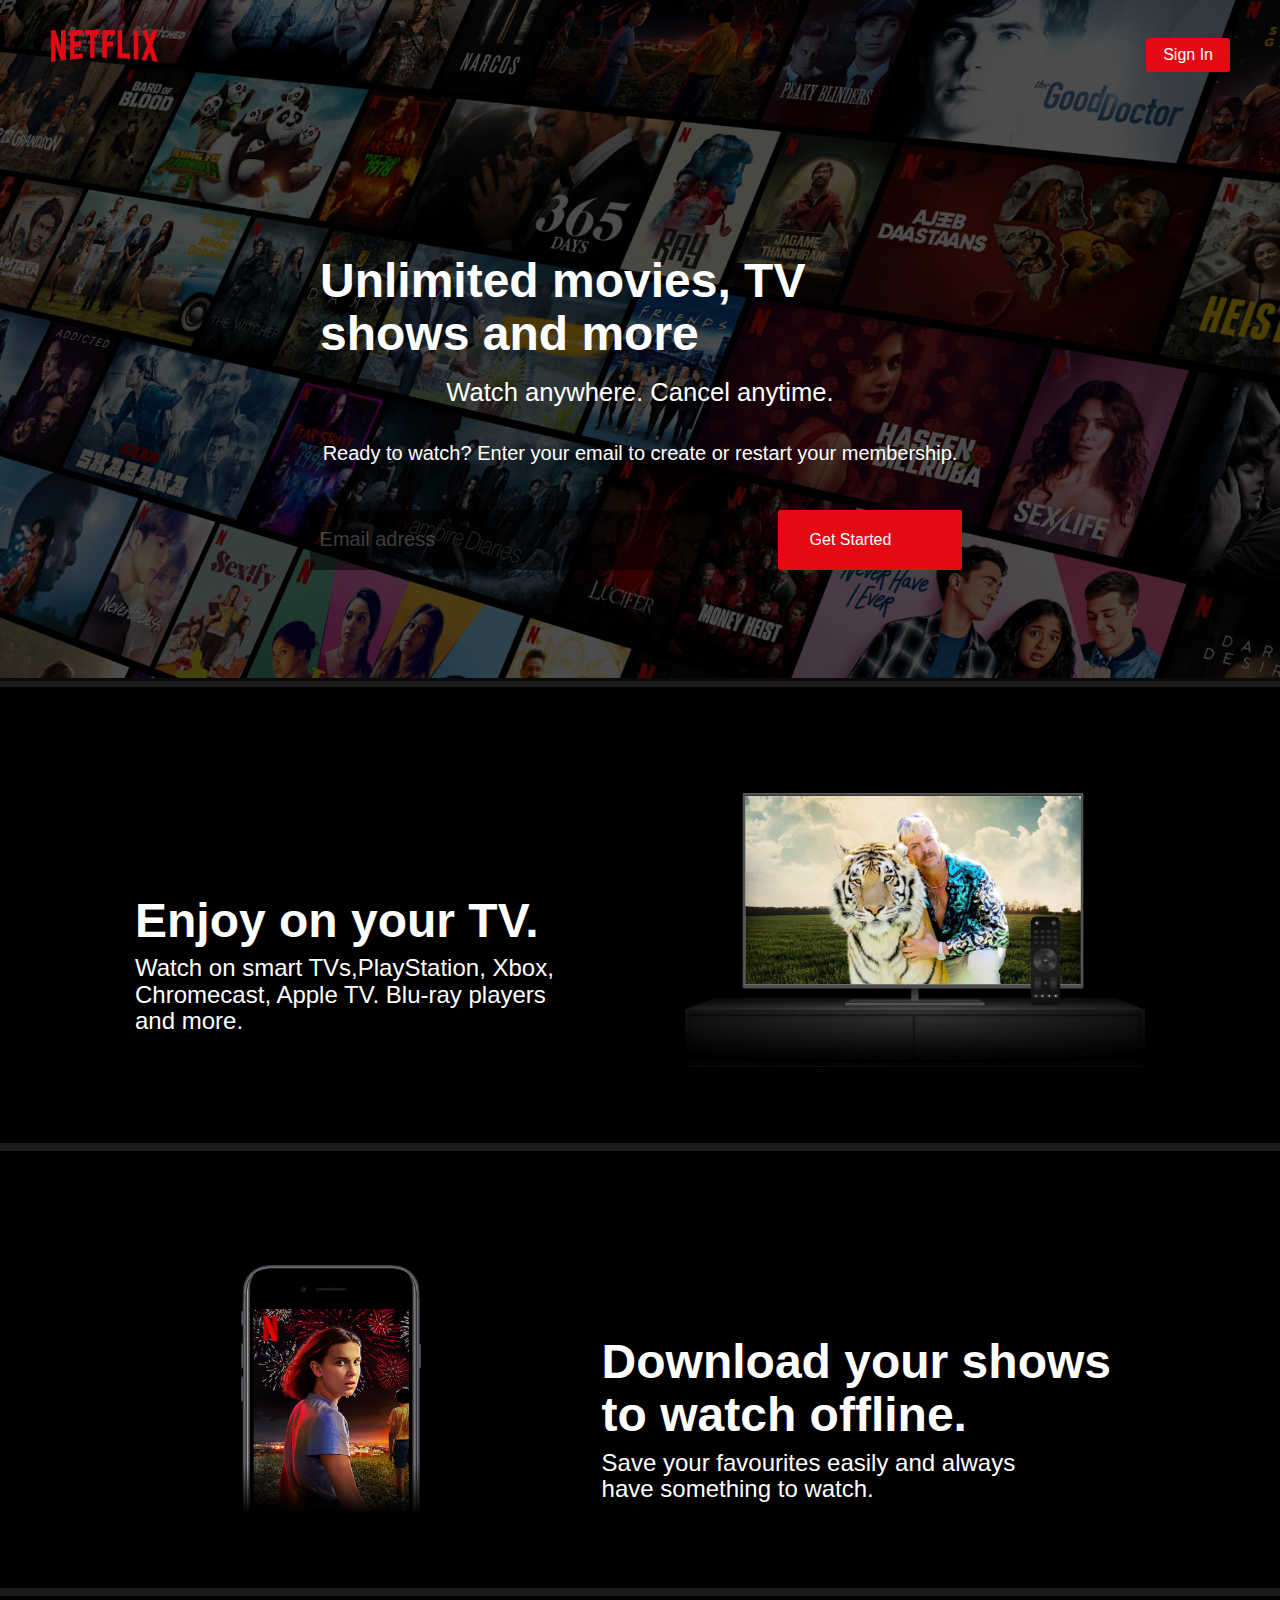
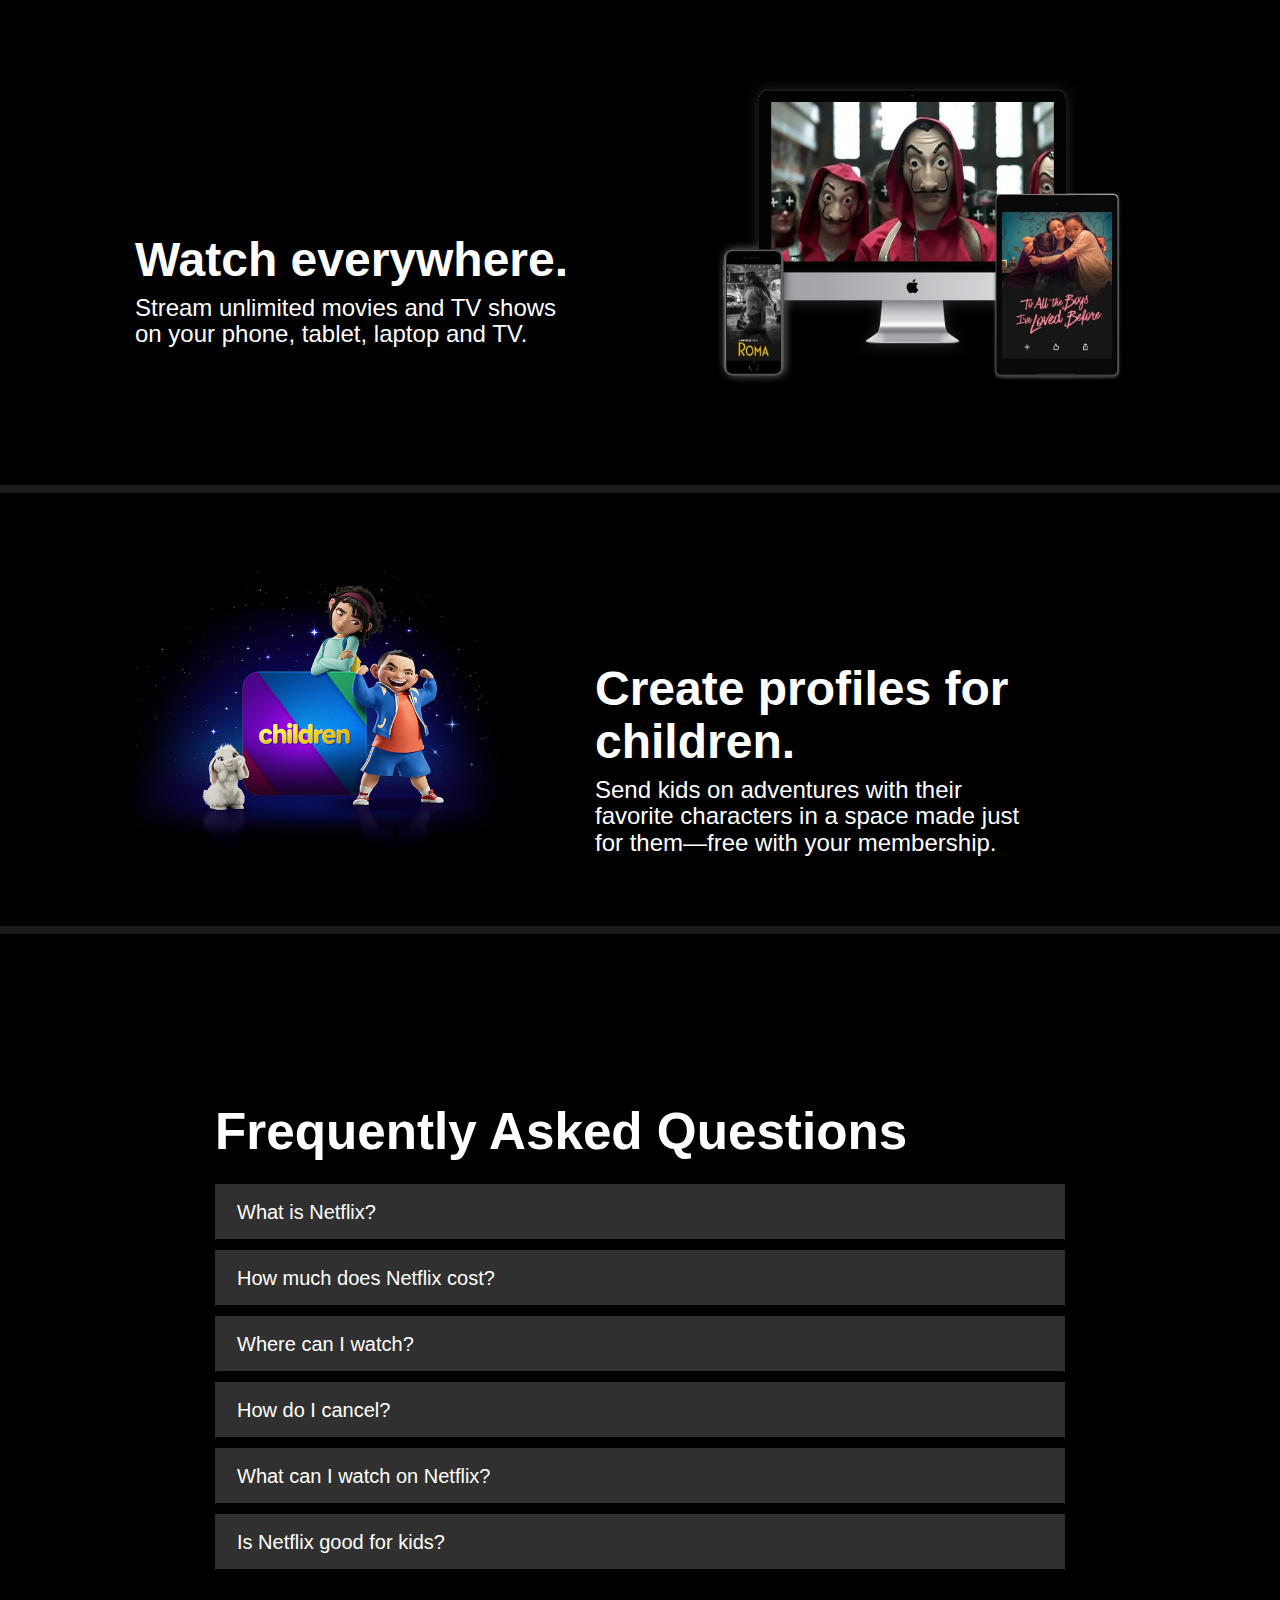
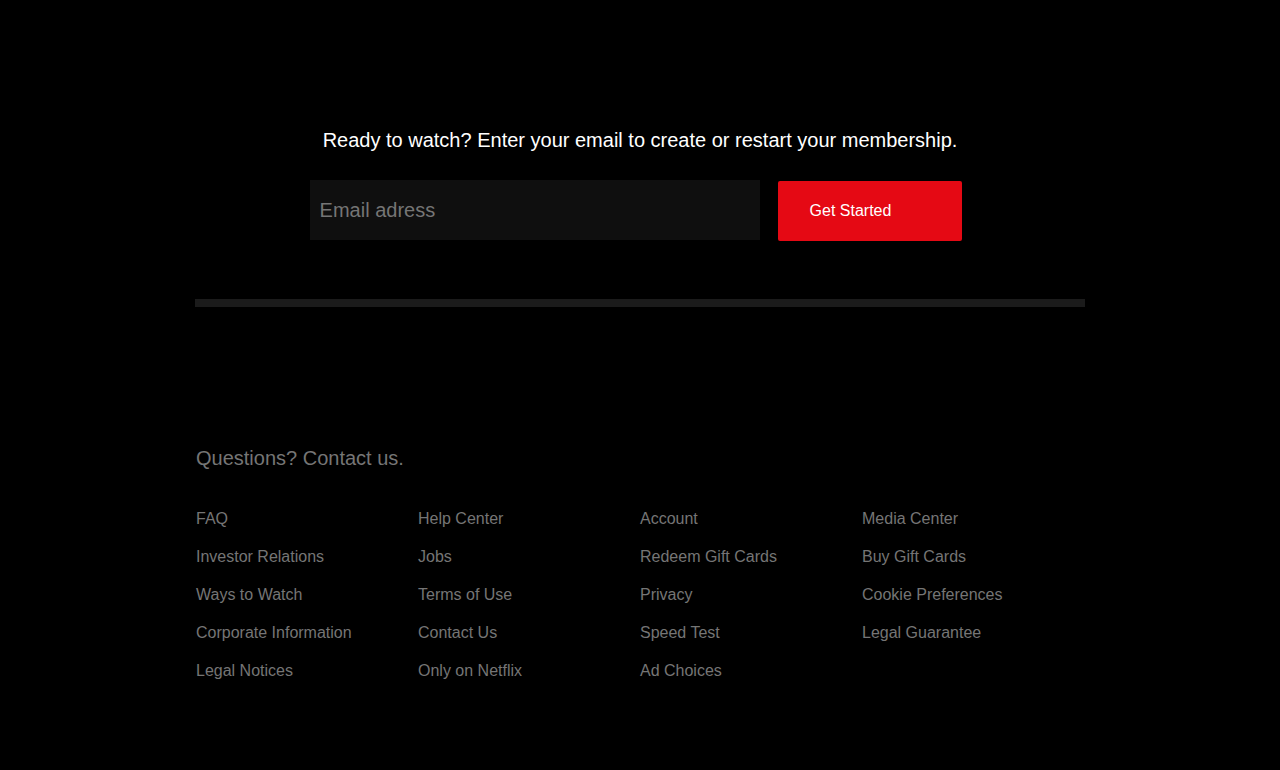
<file: index.html>
<!DOCTYPE html>
<html lang="en">
<head>
    <meta charset="UTF-8">
    <meta name="viewport" content="width=device-width, initial-scale=1.0">
    <link rel="stylesheet" href="style.css">
    <title>Netflix Clone</title>
    <link
    rel="stylesheet"
    href="https://pro.fontawesome.com/releases/v5.10.0/css/all.css"
    integrity="sha384-AYmEC3Yw5cVb3ZcuHtOA93w35dYTsvhLPVnYs9eStHfGJvOvKxVfELGroGkvsg+p"
    crossorigin="anonymous"
    />
</head>
<body>
    <!-- HEADER -->
    <header class="showcase">
        <div class="showcase-top">
            <img src="./img/main/logo.png" alt="Netflix">
            <a href="signIn.html" class="btn btn-signIn">Sign In</a>
        </div>
        <div class="showcase-content">
            <h1 class="showcase-content-h1">
                Unlimited movies, TV shows and more
            </h1>
            <h2 class="showcase-content-h2">Watch anywhere. Cancel anytime.
            </h2>
            <h3 class="showcase-content-h3">Ready to watch? Enter your email to create or restart your membership.</h3>
        </div>
        <div class="input_id">
            <input type="email" class="input-email" placeholder="Email adress">
            <a href="#" class="btn btn-getStarted">Get Started <i class="fas fa-chevron-right btn-icon"></i></a>
        </div>
    </header>
    <!-- CARDS  -->
    <div class="main">
        <div class="full-story-card">
            <div class="story-card story-card-one">
                <div class="story-card-text">
                    <h1 class="story-card-text-title">Enjoy on your TV.</h1>
                    <h2 class="story-card-text-subtitle">Watch on smart TVs,PlayStation, Xbox, Chromecast, Apple TV. Blu-ray players and more.</h2>
                </div>
                <div class="story-card-animation">
                    <img class="story-card-img-tv" src="./img/main/home-tv.jpg" alt="">
                </div>
            </div>
        </div>
        <div class="full-story-card">
            <div class="story-card story-card-two">
                <div class="story-card-animation">
                    <img class="" src="./img/main/mobile-0819.jpg" alt="">
                </div>
                <div class="story-card-text">
                    <h1 class="story-card-text-title">Download your shows to watch offline.</h1>
                    <h2 class="story-card-text-subtitle">Save your favourites easily and always have something to watch.</h2>
                </div>  
            </div>
        </div>
        <div class="full-story-card">
            <div class="story-card story-card-three">
                <div class="story-card-text">
                    <h1 class="story-card-text-title">Watch everywhere.</h1>
                    <h2 class="story-card-text-subtitle">Stream unlimited movies and TV shows on your phone, tablet, laptop and TV.</h2>
                </div>
                <div class="story-card-animation">
                    <img class="story-card-img-tv" src="./img/main/home-imac.jpg" alt="">
                </div>
            </div>
        </div>
        <div class="full-story-card">
            <div class="story-card story-card-two">
                <div class="story-card-animation">
                    <img class="" src="./img/main/children-netflix.png" alt="">
                </div>
                <div class="story-card-text">
                    <h1 class="story-card-text-title">Create profiles for children.</h1>
                    <h2 class="story-card-text-subtitle">Send kids on adventures with their favorite characters in a space made just for them—free with your membership.</h2>
                </div>  
            </div>
        </div>

        <div class="full-story-card faq-card">
            <div class="story-card-text">
                <h1 class="faq-title">Frequently Asked Questions</h1>
                <ul class="faq-list">
                    <li class="faq-list-item">
                        <button class="faq-question">
                            What is Netflix?
                            <i class="far fa-plus"></i>
                        </button>
                        <div class="faq-answer">
                            <p>Netflix is a streaming service that offers a wide variety of award-winning TV shows, movies, anime, documentaries, and more on thousands of internet-connected devices.
                            <br> <br>
                            You can watch as much as you want, whenever you want without a single commercial – all for one low monthly price. There's always something new to discover and new TV shows and movies are added every week!</p>
                        </div>
                    </li>
                    <li class="faq-list-item">
                        <button class="faq-question">
                            How much does Netflix cost?
                            <i class="far fa-plus"></i>
                        </button>
                        <div class="faq-answer">
                            <p>Watch Netflix on your smartphone, tablet, Smart TV, laptop, or streaming device, all for one fixed monthly fee. Plans range from 29 zł to 60 zł a month. No extra costs, no contracts.</p>
                        </div>
                    </li>
                    <li class="faq-list-item">
                        <button class="faq-question">
                            Where can I watch?
                            <i class="far fa-plus"></i>
                        </button>
                        <div class="faq-answer">
                            <p>Watch anywhere, anytime. Sign in with your Netflix account to watch instantly on the web at netflix.com from your personal computer or on any internet-connected device that offers the Netflix app, including smart TVs, smartphones, tablets, streaming media players and game consoles.
                            <br> <br>
                            You can also download your favorite shows with the iOS, Android, or Windows 10 app. Use downloads to watch while you're on the go and without an internet connection. Take Netflix with you anywhere.</p>
                        </div>
                    </li>
                    <li class="faq-list-item">
                        <button class="faq-question">
                            How do I cancel?
                            <i class="far fa-plus"></i>
                        </button>
                        <div class="faq-answer">
                            <p>Netflix is flexible. There are no pesky contracts and no commitments. You can easily cancel your account online in two clicks. There are no cancellation fees – start or stop your account anytime.</p>
                        </div>
                    </li>
                    <li class="faq-list-item">
                        <button class="faq-question">
                            What can I watch on Netflix?
                            <i class="far fa-plus"></i>
                        </button>
                        <div class="faq-answer">
                            <p>Netflix has an extensive library of feature films, documentaries, TV shows, anime, award-winning Netflix originals, and more. Watch as much as you want, anytime you want.</p>
                        </div>
                    </li>
                    <li class="faq-list-item">
                        <button class="faq-question">
                            Is Netflix good for kids?
                            <i class="far fa-plus"></i>
                        </button>
                        <div class="faq-answer">
                            <p>The Netflix Kids experience is included in your membership to give parents control while kids enjoy family-friendly TV shows and movies in their own space.
                            <br> <br>
                            Kids profiles come with PIN-protected parental controls that let you restrict the maturity rating of content kids can watch and block specific titles you don’t want kids to see.</p>
                        </div>
                    </li>
                </ul>
            </div>
        </div>
    </div>

    <div class="lower-h3">
        <h3 class="showcase-content-h3">
            Ready to watch? Enter your email to create or restart your membership.
        </h3>

        <div class="input_id2">
            <input type="email" class="input input-email2"   placeholder="Email adress">
            <a href="#" class="btn btn-getStarted">Get Started <i class="fas fa-chevron-right btn-icon"></i></a>
        </div>
    </div>
    <!-- FOOTER  -->
    <footer class="footer">
        <a href="#" class="footer-title">Questions? Contact us.</a>
        <div class="footer-row">
            <div class="footer-column">
                <a href="https://help.netflix.com/tr/node/412" class="footer-link">FAQ</a>
                <a href="https://ir.netflix.net/ir-overview/profile/default.aspx" class="footer-link">Investor Relations</a>
                <a href="https://devices.netflix.com/tr/" class="footer-link">Ways to Watch</a>
                <a href="https://help.netflix.com/legal/corpinfo" class="footer-link">Corporate Information</a>
                <a href="https://help.netflix.com/legal/notices" class="footer-link">Legal Notices</a>
            </div>
            <div class="footer-column">
                <a href="https://help.netflix.com/tr/" class="footer-link">Help Center</a>
                <a href="https://jobs.netflix.com" class="footer-link">Jobs</a>
                <a href="https://help.netflix.com/legal/termsofuse" class="footer-link">Terms of Use</a>
                <a href="https://help.netflix.com/tr/contactus" class="footer-link">Contact Us</a>
                <a href="https://www.netflix.com/pl-en/browse/genre/839338" class="footer-link">Only on Netflix</a>
            </div>
            <div class="footer-column">
                <a href="https://www.netflix.com/pl-en/login?nextpage=https%3A%2F%2Fwww.netflix.com%2Fyouraccount" class="footer-link">Account</a>
                <a href="https://www.netflix.com/pl-en/redeem" class="footer-link">Redeem Gift Cards</a>
                <a href="https://help.netflix.com/legal/privacy" class="footer-link">Privacy</a>
                <a href="https://fast.com/tr/" class="footer-link">Speed Test</a>
                <a href="https://help.netflix.com/tr/node/100637" class="footer-link">Ad Choices</a>
            </div>
            <div class="footer-column">
                <a href="https://media.netflix.com/tr/" class="footer-link">Media Center</a>
                <a href="https://www.netflix.com/gift-cards" class="footer-link">Buy Gift Cards</a>
                <a href="#" class="footer-link">Cookie Preferences</a>
                <a href="https://help.netflix.com/tr/node/125888" class="footer-link">Legal Guarantee</a>
            </div>
        </div>
    </footer>
    <script src="script.js"></script>
</body>
</html>
</file>
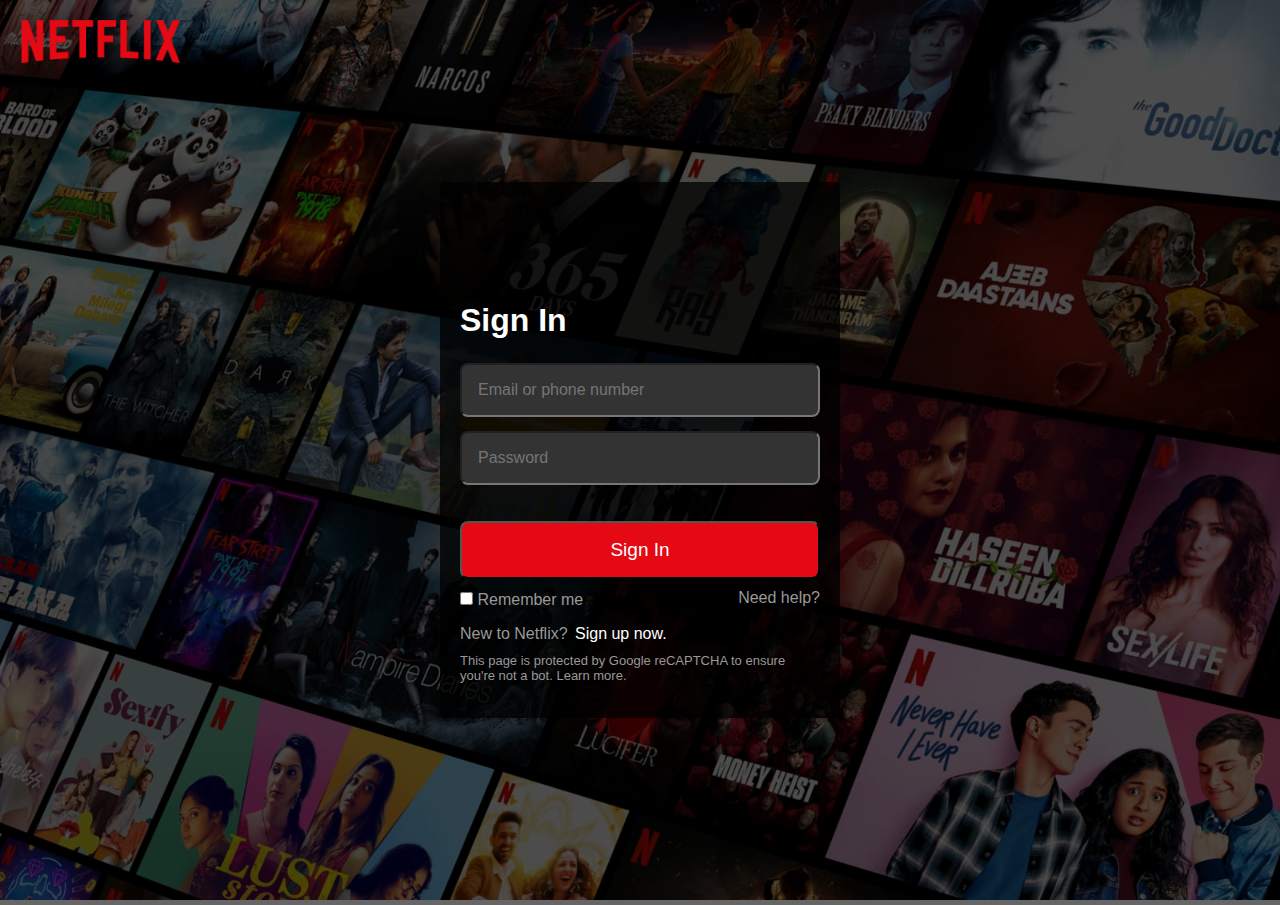
<file: signIn.html>
<!DOCTYPE html>
<html lang="en">

<head>
    <meta charset="UTF-8">
    <meta name="viewport" content="width=device-width, initial-scale=1.0">
    <link rel="stylesheet" href="style.css">
    <title>Netflix Clone</title>
    <style>
        body {
            background: url("./img/main/background.jpg");
            background-repeat: no-repeat;
            background-position: center;
            background-attachment: fixed;
            background-size: cover;
        }

        body:after {
            content: "";
            position: absolute;
            top: 0;
            left: 0;
            width: 100%;
            height: 100.5%;
            z-index: -1;
            background: rgb(0, 0, 0, 0.6);
            box-shadow: inset 20px 20px 150px #000000, inset -20px -10px -150px #000000;
        }
    
    </style>

    <link rel="stylesheet" href="https://pro.fontawesome.com/releases/v5.10.0/css/all.css"
        integrity="sha384-AYmEC3Yw5cVb3ZcuHtOA93w35dYTsvhLPVnYs9eStHfGJvOvKxVfELGroGkvsg+p" crossorigin="anonymous" />
</head>

<body>
    
        <div class="login_logo">
            <img src="./img/main/logo.png" alt="Netflix">
        </div>

        <div class="login-container">
            <h1>Sign In</h1>
            <form action="/login" method="post">
                <input type="email" name="email" class="email-input" placeholder="Email or phone number">
                <input type="password" name="password" class="password-input" placeholder="Password">
                <input type="submit" class="login-button" value="Sign In">
                
                <div class="remember-me">
                    <input type="checkbox" id="remember-me">
                    <label for="remember-me">Remember me</label>
                </div>
                
                <p class="help">Need help?</p>
                <br>
                <p>New to Netflix?</p>
                <P class="sign">Sign up now.</P>
                <p class="captcha">This page is protected by Google reCAPTCHA to ensure you're not a bot. Learn more.
                </p>
            </form>
        </div>
    
</body>

</html>
</file>
<file: style.css>
:root {
    --primary-color: #e50914;
}

* {
    margin: 0;
    padding: 0;
    box-sizing: border-box;
}

body {
    background-color: black;
    font-family: Arial, Helvetica, sans-serif;
    -webkit-font-smoothing: antialiased;
    color: #999;
}

ul {
    list-style: none;
    display: block;
}

h1,
h2,
h3,
h4 {
    color: white;
    text-align: center;
}

a {
    color: white;
    text-decoration: none;
}

img {
    width: 100%;
    border: 0;
}

.showcase {
    background: url("./img/main/background.jpg") no-repeat center center/cover;
    background-position: 0 0;
    padding: 30px 50px;
    height: 100%;
    border-bottom: 9px solid rgb(27, 27, 27);
    margin: 0;
    position: relative;

}

.showcase::after {
    content: "";
    position: absolute;
    top: 0;
    left: 0;
    width: 100%;
    height: 100.5%;
    z-index: 1;
    background: rgb(0, 0, 0, 0.6);
    box-shadow: inset 20px 20px 150px #000000, inset -20px -10px -150px #000000;
}

.showcase-top {
    max-width: 1850px;
    width: 100%;
    display: flex;
    justify-content: space-between;
    margin-bottom: 175px;
    margin-right: auto;
    margin-left: auto;
    position: relative;
    z-index: 2;

}

.showcase-top img {
    position: relative;
    height: 32px;
    width: 108px;

}

.showcase-top a {
    background-color: var(--primary-color);
}

.showcase-content {
    margin: auto;
    display: flex;
    flex-direction: column;
    justify-content: center;
    text-align: center;
    align-items: center;
    position: relative;
    z-index: 2;
}

.showcase-content-h1 {
    font-weight: 700;
    font-size: 3rem;
    line-height: 1.1;
    margin: 0 0 2rem;
}

.showcase-content-h2 {
    font-weight: 400;
    font-size: 1.6rem;
    line-height: 1.25;
}

.showcase-content-h3 {
    font-weight: 400;
    font-size: 1.25rem;
    line-height: 1.25;
}

.showcase-content-h1,
.showcase-content-h2 {
    max-width: 640px;
    margin: 0 auto;
}

.showcase-content .showcase-content-h2 {
    margin: 1rem auto;
}

.showcase-content .showcase-content-h3 {
    margin: 1rem auto;
}

.input_id {
    display: flex;
    justify-content: center;
    align-items: center;
    margin-top: 20px;
    margin-bottom: 70px;
    padding: 0 20px;
    z-index: 2;
}

.input-email {
    max-width: 450px;
    width: 100%;
    border: 0;
    padding: 10px;
    height: 60px;
    font-size: 20px;
    z-index: 2;
    opacity: 0.5;
    background-color: black;
    margin-right: 10px;
}

.input-email2 {
    max-width: 450px;
    width: 100%;
    border: 0;
    padding: 10px;
    height: 60px;
    font-size: 20px;
    z-index: 2;
    background-color: #0F0F0F;
    margin-right: 10px;
    margin-top: 7px;
}


.btn {
    background-color: var(--primary-color);
    text-align: center;
    display: inline-block;
    color: white;
    padding: 0.4rem 1.3rem;
    font-size: 1rem;
    border: none;
    cursor: pointer;
    margin: 0.5rem;
    outline: none;
    border-radius: 2px;
}

.btn:hover {
    opacity: 200;
    transition: all 1.5s ease-in-out;
}

.btn-signIn {
    border-radius: 3px;
    padding: 8px 17px;
    margin-right: 0;
}

.btn-getStarted {
    width: -webkit-fit-content;
    width: fit-content;
    height: 60px;
    background: rgb(229, 9, 20);
    color: #fff;
    padding: 0 32px;
    border: 0px;
    cursor: pointer;
    display: flex;
    align-items: center;
    z-index: 2;
}

.btn-getStarted:hover {
    transition-property: none;
    background: #f6160f;
}

.btn-getStarted i {
    font-family: 200;
    height: 1em;
    margin-left: 15px;
    width: 24px;
    z-index: 2;
}

/*CARDS*/

.full-story-card {
    border-bottom: 8px solid rgb(27, 27, 27);
}

.story-card {
    width: 100%;
    padding: 70px 45px;
    max-width: 1100px;
    margin: auto;
    margin-bottom: 0;
    display: flex;
    align-items: center;
    justify-content: end;
}

.story-card-text {
    max-width: 550px;
    font-size: 1.63rem;
    font-weight: 400;

}

.story-card-text-title {
    font-size: 3rem;
    line-height: 1.1;
    margin-bottom: 8px;
    text-align: left;
}

.story-card-text-subtitle {
    font-size: 1.5rem;
    line-height: 1.1;
    font-weight: 400;
    text-align: left;
    padding-right: 100px;
}

.story-card-img-tv {
    max-width: 100%;
    height: auto;
}

.story-card-two,
.story-card-four {
    display: flex;
    justify-content: flex-end;
}

.story-card-two .story-card-text,
.story-card-four .story-card-text {
    margin-left: 75px;
}

/*FAQ*/
.faq-card {
    margin: auto;
    padding: 70px 45px;
    align-items: center;
    text-align: center;
    display: flex;
    flex-direction: column;
    position: relative;
    color: white;
    font-size: 1.22rem;
    border-bottom: 8px solid black;
}

.faq-card .story-card-text {
    max-width: 850px;
    margin: auto;
}

.faq-title {
    font-size: 3.2rem;
    line-height: 1.1;
    margin-bottom: 1.5rem;
}

.faq-list {
    text-align: left;
    align-items: flex-start;
}

.faq-list-item {
    text-align: left;
    background: #303030;
    font-size: 1.25rem;
    border-bottom: 10px solid black;
}

.faq-question {
    width: 100%;
    display: flex;
    justify-content: space-between;
    color: white;
    background-color: #303030;
    border: 2px solid #303030;
    font-size: 1.25rem;
    padding: 15px 20px;
    border-bottom: 1.5px solid black;
    cursor: pointer;
}

.faq-answer {
    width: 100%;
    display: flex;
    text-align: left;
    padding: 0 20px;
    max-height: 0;
    overflow: hidden;
    transition: max height 0.25s ease-in-out;
}

.faq-answer p {
    padding-top: 20px;
    padding-bottom: 15px;
    margin-bottom: auto;
}

.lower-h3 {
    max-width: 1000px;
    margin: auto;
    padding: 70px 55px;
}

.lower-h3 h3 {
    font-weight: 200;
}

.input_id2 {
    display: flex;
    justify-content: center;
    margin-top: 20px;
    padding: 0 20px;
    padding-bottom: 50px;
    z-index: 2;
    border-bottom: 8px solid rgb(27, 27, 27);
}

/*FOOTER*/
.footer {
    max-width: 1000px;
    margin: auto;
    padding: 70px 56px;
}

.footer-title {
    font-size: 1.25rem;
    color: #757575;
    margin-bottom: 50px;
}

.footer-row {
    margin-top: 40px;
    display: grid;
    grid-template-columns: 1fr 1fr 1fr 1fr;
}

.footer-column {
    display: flex;
    flex-direction: column;
}

.footer-link {
    font-size: 1rem;
    color: #757575;
    margin-bottom: 20px;
}


/* LOGIN */

.login_logo {
    float: left;
    padding: 20px;
    width: 200px;
    height: 150px;
    cursor: pointer;
}

.login-container {
    width: 400px;
    margin: 0 auto;
    padding: 20px;
    position: absolute;
    left: 50%;
    top: 50%;
    border-radius: 4px;
    background: rgba(0, 0, 0, 0.75);
    transform: translate(-50%, -50%);
}

h1 {
    text-align: left;
    margin-top: 100px;

}

form {
    display: flex;
    flex-direction: column;
    margin-bottom: 15px;
}

.email-input {
    background-color: rgb(51, 51, 51);
    font-size: 16px;
    padding: 16px;
    font-weight: 500;
    margin: 24px 0 12px;
    border-radius: 8px;
}

.password-input {
    background-color: rgb(51, 51, 51);
    font-size: 16px;
    padding: 16px;
    font-weight: 500;
    margin: 2px 0 12px;
    border-radius: 8px;
}

.login-button {
    border-radius: 4px;
    font-size: 19px;
    padding: 16px;
    font-weight: 500;
    margin: 24px 0 12px;
    background-color: rgb(229, 9, 20);
    border-radius: 8px;
    color: #fff;
    cursor: pointer;
}

.help{
    text-align: right;
    margin-top: -20px;
}
.sign{
    margin-left: 115px;
    margin-top: -18px;
    color: #fff;
}
.captcha{
    font-size: 13px;
    margin-top: 10px;

}
</file>
